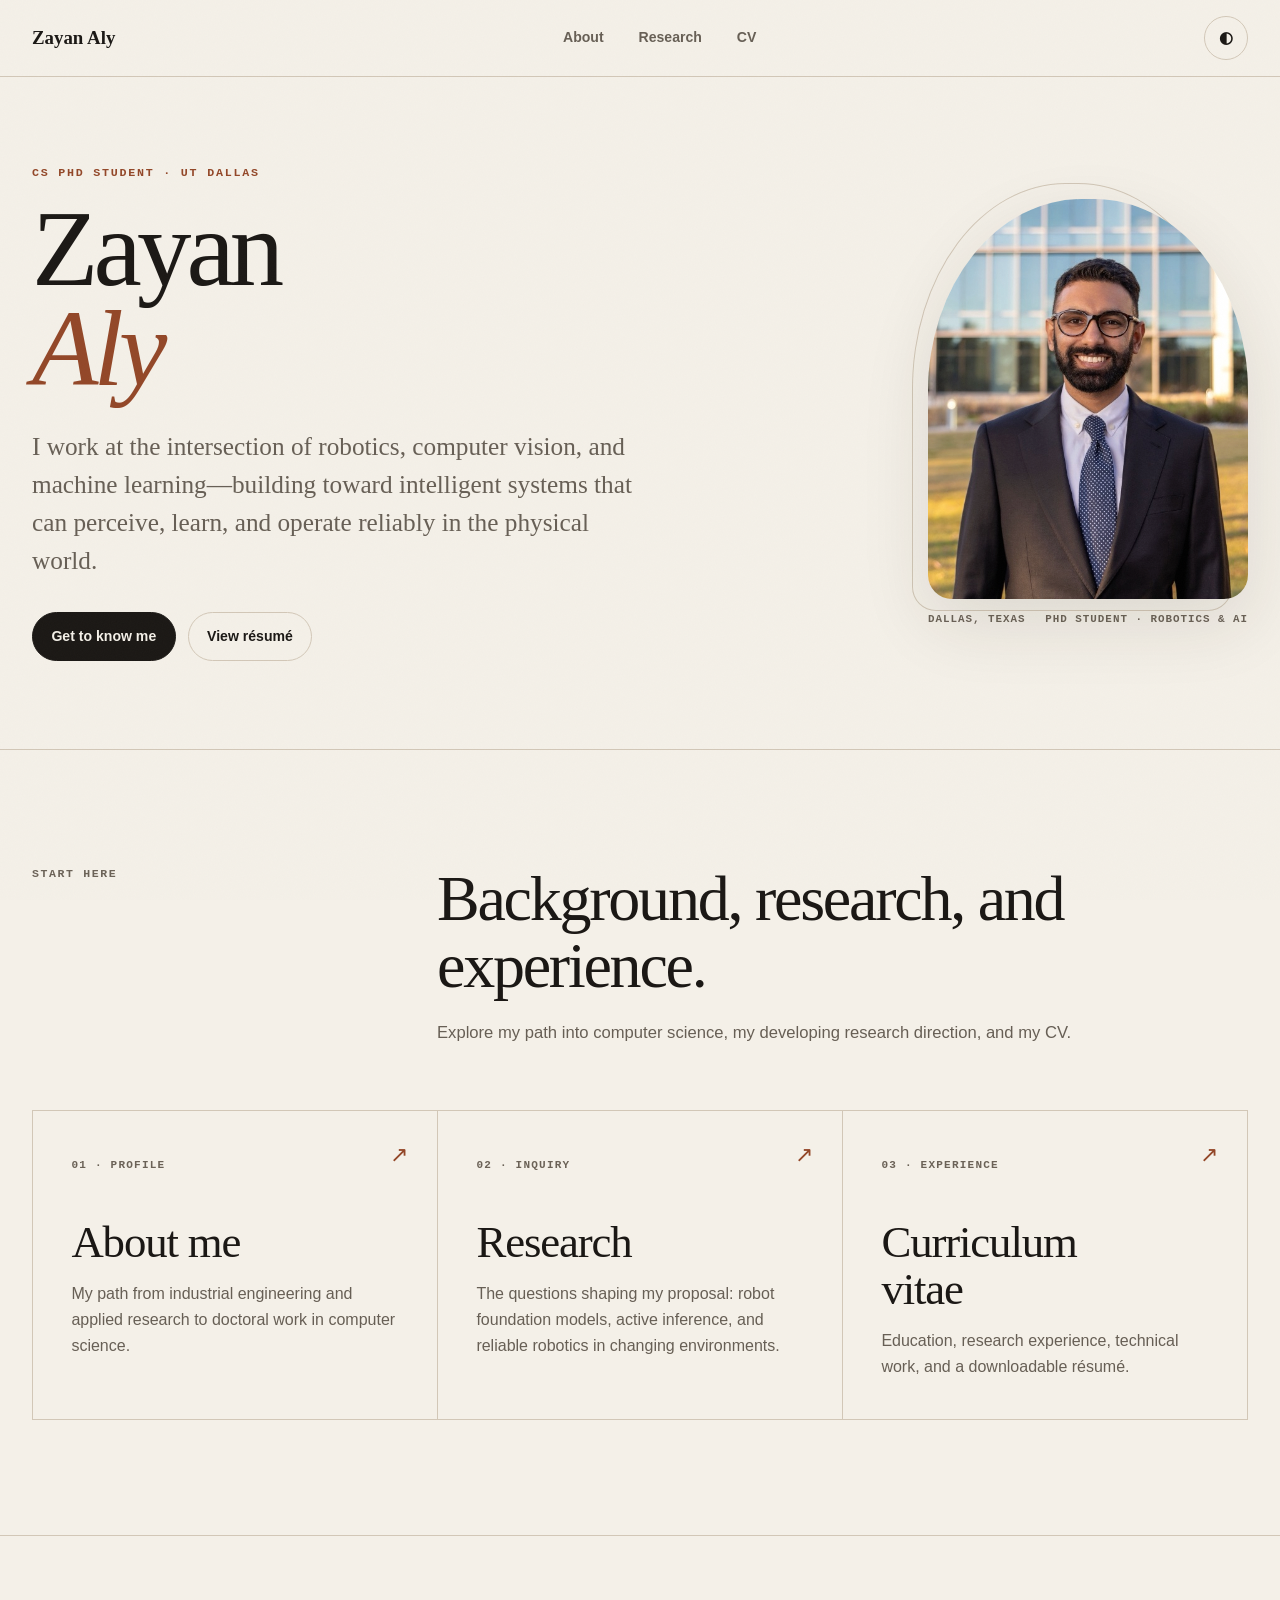
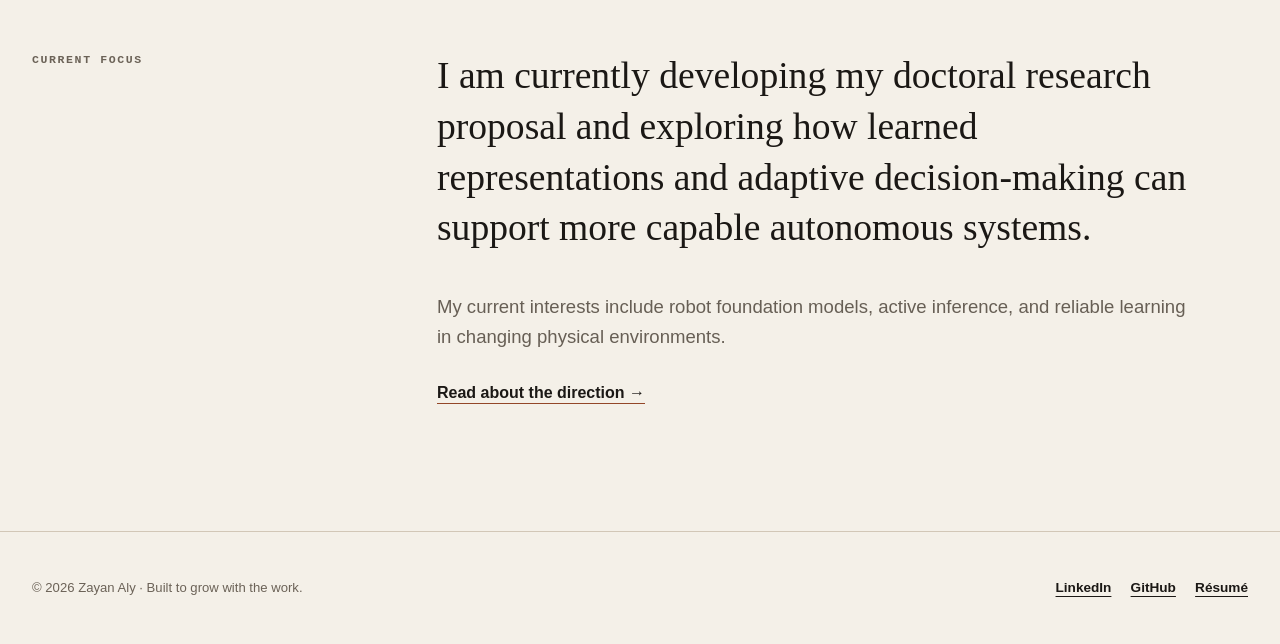
<file: index.html>
<!DOCTYPE html>
<html lang="en">
<head>
  <meta charset="utf-8">
  <meta name="viewport" content="width=device-width, initial-scale=1">
  <meta name="theme-color" content="#f4f0e8">
  <meta name="description" content="Zayan Aly is a computer science PhD student at UT Dallas working across robotics, computer vision, and machine learning.">
  <meta property="og:title" content="Zayan Aly">
  <meta property="og:description" content="Robotics, computer vision, machine learning, and the work behind them.">
  <meta property="og:type" content="website">
  <meta property="og:url" content="https://zayanaly.com/">
  <meta property="og:image" content="https://zayanaly.com/og.png">
  <meta name="twitter:card" content="summary_large_image">
  <meta name="twitter:title" content="Zayan Aly">
  <meta name="twitter:description" content="Robotics, computer vision, machine learning, and the work behind them.">
  <meta name="twitter:image" content="https://zayanaly.com/og.png">
  <link rel="canonical" href="https://zayanaly.com/">
  <link rel="icon" href="/favicon.svg" type="image/svg+xml">
  <script src="/theme.js"></script>
  <link rel="stylesheet" href="/styles.css">
  <title>Zayan Aly — Robotics &amp; Machine Intelligence</title>
</head>
<body>
  <a class="skip-link" href="#content">Skip to content</a>
  <header class="site-header">
    <div class="header-shell shell">
      <a class="brand" href="/" aria-current="page">Zayan Aly</a>
      <nav class="site-nav" aria-label="Primary navigation">
        <a href="/about/">About</a>
        <a href="/research/">Research</a>
        <a href="/cv/">CV</a>
      </nav>
      <button class="theme-toggle" type="button" data-theme-toggle aria-label="Change color theme">
        <span class="theme-icon" aria-hidden="true">◐</span>
        <span class="theme-label" data-theme-label>Change color theme</span>
      </button>
    </div>
  </header>

  <main id="content">
    <section class="home-hero shell">
      <div class="hero-grid">
        <div>
          <p class="eyebrow motion">CS PhD student · UT Dallas</p>
          <h1 class="hero-title motion" style="--delay: 80ms">Zayan <em>Aly</em></h1>
          <p class="hero-copy motion" style="--delay: 160ms">I work at the intersection of robotics, computer vision, and machine learning—building toward intelligent systems that can perceive, learn, and operate reliably in the physical world.</p>
          <div class="hero-actions motion" style="--delay: 240ms">
            <a class="button" href="/about/">Get to know me</a>
            <a class="button secondary" href="/cv.pdf">View résumé</a>
          </div>
        </div>
        <figure class="hero-portrait motion" style="--delay: 180ms">
          <img src="/headshot.jpg" alt="Portrait of Zayan Aly" width="640" height="640">
          <figcaption class="portrait-caption"><span>Dallas, Texas</span><span>PhD student · Robotics &amp; AI</span></figcaption>
        </figure>
      </div>
    </section>

    <section class="section">
      <div class="shell">
        <div class="section-heading">
          <span class="section-kicker">Start here</span>
          <div>
            <h2>Background, research, and experience.</h2>
            <p>Explore my path into computer science, my developing research direction, and my CV.</p>
          </div>
        </div>
        <div class="card-grid">
          <a class="card" href="/about/">
            <span class="card-number">01 · Profile</span>
            <span class="card-arrow" aria-hidden="true">↗</span>
            <h3>About me</h3>
            <p>My path from industrial engineering and applied research to doctoral work in computer science.</p>
          </a>
          <a class="card" href="/research/">
            <span class="card-number">02 · Inquiry</span>
            <span class="card-arrow" aria-hidden="true">↗</span>
            <h3>Research</h3>
            <p>The questions shaping my proposal: robot foundation models, active inference, and reliable robotics in changing environments.</p>
          </a>
          <a class="card" href="/cv/">
            <span class="card-number">03 · Experience</span>
            <span class="card-arrow" aria-hidden="true">↗</span>
            <h3>Curriculum vitae</h3>
            <p>Education, research experience, technical work, and a downloadable résumé.</p>
          </a>
        </div>
      </div>
    </section>

    <section class="section">
      <div class="shell content-section" style="padding-block: 0; border-top: 0">
        <h2 class="section-kicker">Current focus</h2>
        <div class="prose">
          <p class="opening">I am currently developing my doctoral research proposal and exploring how learned representations and adaptive decision-making can support more capable autonomous systems.</p>
          <p>My current interests include robot foundation models, active inference, and reliable learning in changing physical environments.</p>
          <a class="text-link" href="/research/">Read about the direction →</a>
        </div>
      </div>
    </section>
  </main>

  <footer class="site-footer">
    <div class="footer-shell shell">
      <p class="footer-note">© <span data-year>2026</span> Zayan Aly · Built to grow with the work.</p>
      <nav class="footer-links" aria-label="External profiles">
        <a href="https://www.linkedin.com/in/zayanaly/" rel="me">LinkedIn</a>
        <a href="https://github.com/zayanaly" rel="me">GitHub</a>
        <a href="/cv.pdf">Résumé</a>
      </nav>
    </div>
  </footer>

  <script src="/script.js" defer></script>
  <script data-goatcounter="https://zayanaly.goatcounter.com/count" async src="https://gc.zgo.at/count.js"></script>
</body>
</html>
</file>
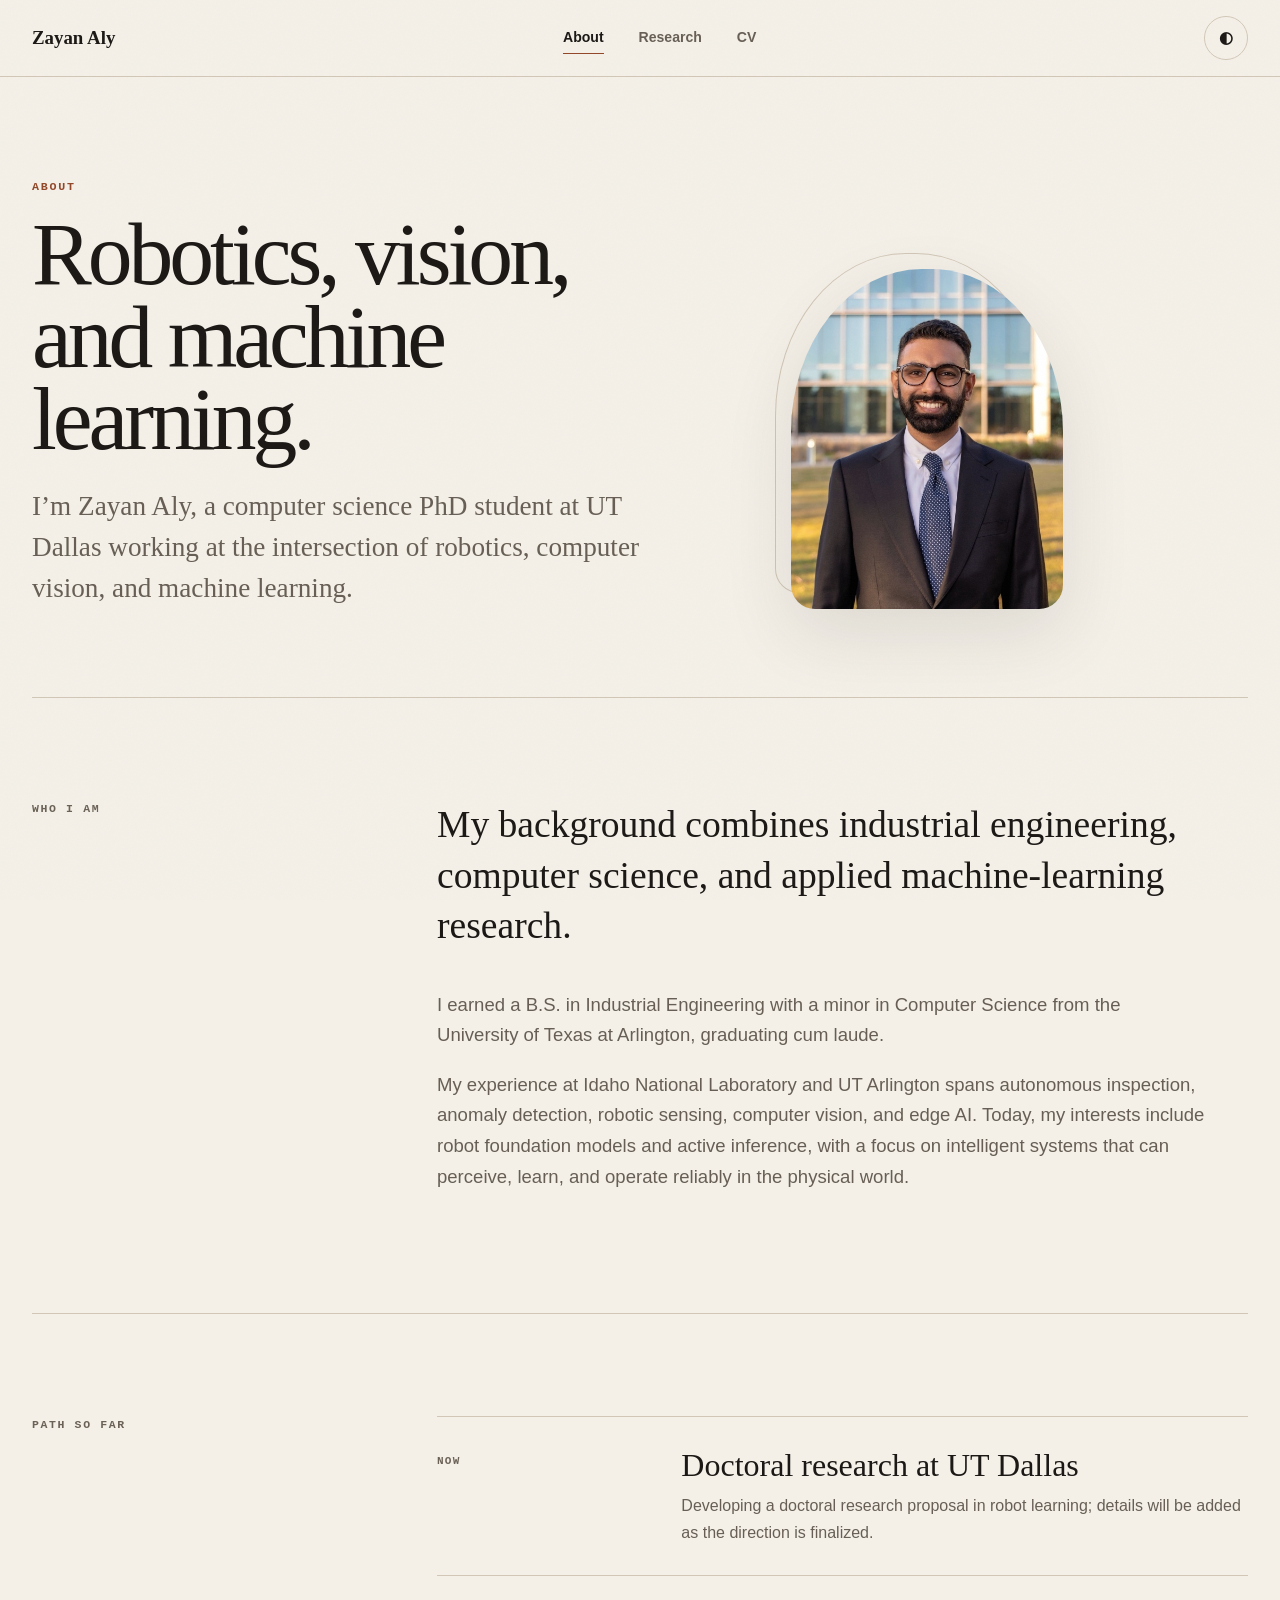
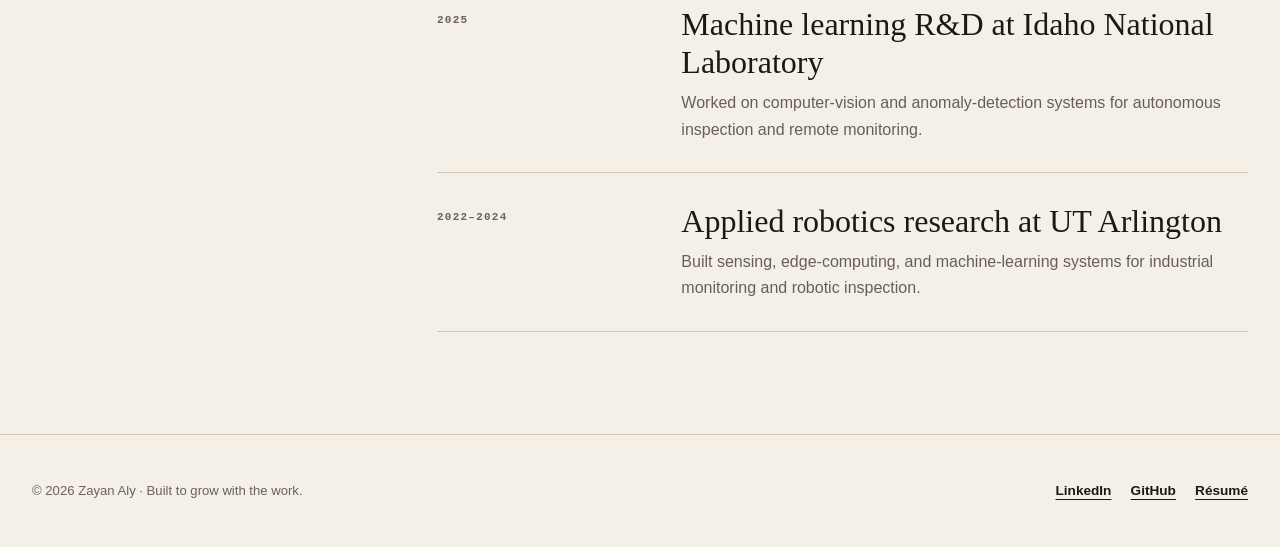
<file: about/index.html>
<!DOCTYPE html>
<html lang="en">
<head>
  <meta charset="utf-8">
  <meta name="viewport" content="width=device-width, initial-scale=1">
  <meta name="theme-color" content="#f4f0e8">
  <meta name="description" content="About Zayan Aly: a computer science PhD student working across robotics, computer vision, and machine learning.">
  <meta property="og:title" content="About — Zayan Aly">
  <meta property="og:description" content="Background, research path, and the work shaping Zayan Aly's doctoral studies.">
  <meta property="og:type" content="website">
  <meta property="og:url" content="https://zayanaly.com/about/">
  <meta property="og:image" content="https://zayanaly.com/og.png">
  <link rel="canonical" href="https://zayanaly.com/about/">
  <link rel="icon" href="/favicon.svg" type="image/svg+xml">
  <script src="/theme.js"></script>
  <link rel="stylesheet" href="/styles.css">
  <title>About — Zayan Aly</title>
</head>
<body>
  <a class="skip-link" href="#content">Skip to content</a>
  <header class="site-header">
    <div class="header-shell shell">
      <a class="brand" href="/">Zayan Aly</a>
      <nav class="site-nav" aria-label="Primary navigation">
        <a href="/about/" aria-current="page">About</a>
        <a href="/research/">Research</a>
        <a href="/cv/">CV</a>
      </nav>
      <button class="theme-toggle" type="button" data-theme-toggle aria-label="Change color theme">
        <span class="theme-icon" aria-hidden="true">◐</span>
        <span class="theme-label" data-theme-label>Change color theme</span>
      </button>
    </div>
  </header>

  <main id="content">
    <section class="page-intro shell">
      <div class="page-intro-grid">
        <div>
          <p class="eyebrow motion">About</p>
          <h1 class="page-title motion" style="--delay: 70ms">Robotics, vision, and machine learning.</h1>
          <p class="page-lead motion" style="--delay: 140ms">I’m Zayan Aly, a computer science PhD student at UT Dallas working at the intersection of robotics, computer vision, and machine learning.</p>
        </div>
        <figure class="hero-portrait motion" style="--delay: 180ms">
          <img src="/headshot.jpg" alt="Portrait of Zayan Aly" width="640" height="640">
        </figure>
      </div>
    </section>

    <section class="shell content-section">
      <h2 class="section-kicker">Who I am</h2>
      <div class="prose">
        <p class="opening">My background combines industrial engineering, computer science, and applied machine-learning research.</p>
        <p>I earned a B.S. in Industrial Engineering with a minor in Computer Science from the University of Texas at Arlington, graduating cum laude.</p>
        <p>My experience at Idaho National Laboratory and UT Arlington spans autonomous inspection, anomaly detection, robotic sensing, computer vision, and edge AI. Today, my interests include robot foundation models and active inference, with a focus on intelligent systems that can perceive, learn, and operate reliably in the physical world.</p>
      </div>
    </section>

    <section class="shell content-section">
      <h2 class="section-kicker">Path so far</h2>
      <div class="timeline">
        <article class="timeline-item">
          <div><span class="meta-label">Now</span></div>
          <div>
            <h3>Doctoral research at UT Dallas</h3>
            <p>Developing a doctoral research proposal in robot learning; details will be added as the direction is finalized.</p>
          </div>
        </article>
        <article class="timeline-item">
          <div><span class="meta-label">2025</span></div>
          <div>
            <h3>Machine learning R&amp;D at Idaho National Laboratory</h3>
            <p>Worked on computer-vision and anomaly-detection systems for autonomous inspection and remote monitoring.</p>
          </div>
        </article>
        <article class="timeline-item">
          <div><span class="meta-label">2022–2024</span></div>
          <div>
            <h3>Applied robotics research at UT Arlington</h3>
            <p>Built sensing, edge-computing, and machine-learning systems for industrial monitoring and robotic inspection.</p>
          </div>
        </article>
      </div>
    </section>

  </main>

  <footer class="site-footer">
    <div class="footer-shell shell">
      <p class="footer-note">© <span data-year>2026</span> Zayan Aly · Built to grow with the work.</p>
      <nav class="footer-links" aria-label="External profiles">
        <a href="https://www.linkedin.com/in/zayanaly/" rel="me">LinkedIn</a>
        <a href="https://github.com/zayanaly" rel="me">GitHub</a>
        <a href="/cv.pdf">Résumé</a>
      </nav>
    </div>
  </footer>

  <script src="/script.js" defer></script>
  <script data-goatcounter="https://zayanaly.goatcounter.com/count" async src="https://gc.zgo.at/count.js"></script>
</body>
</html>
</file>
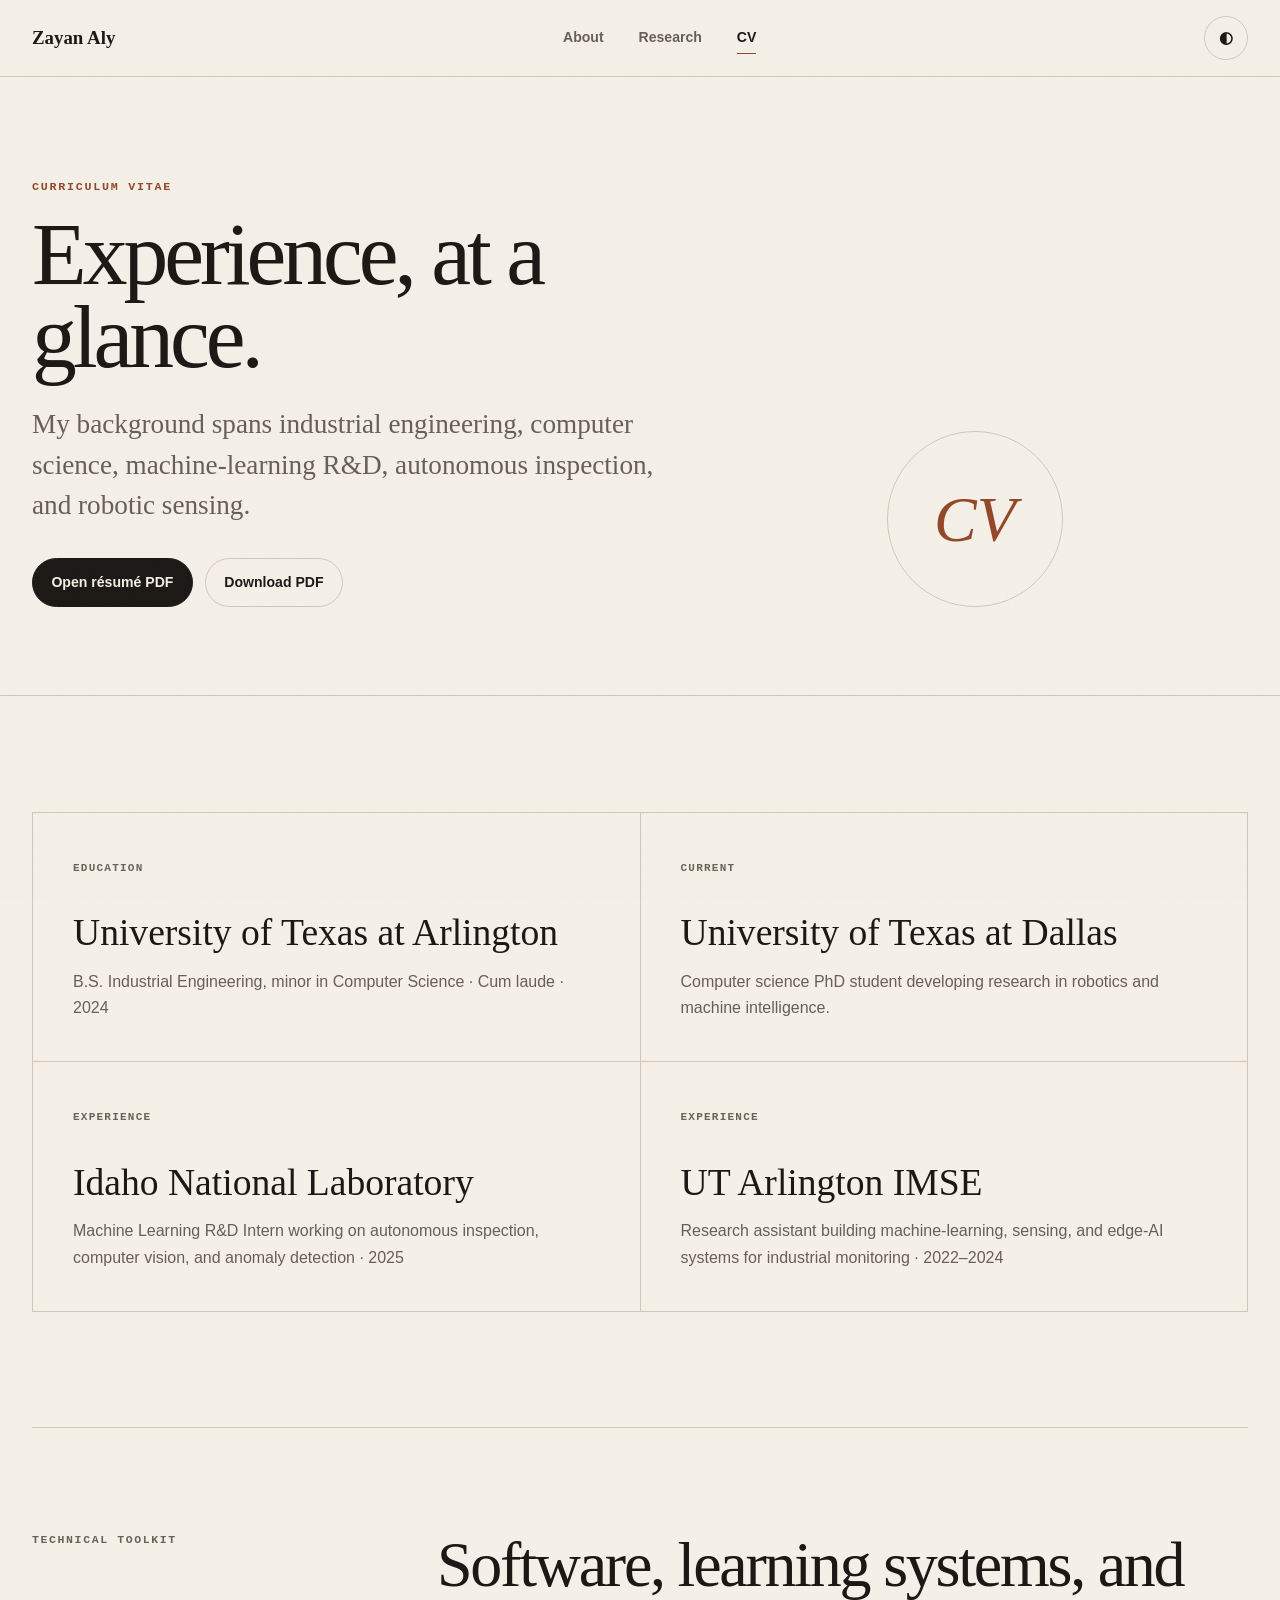
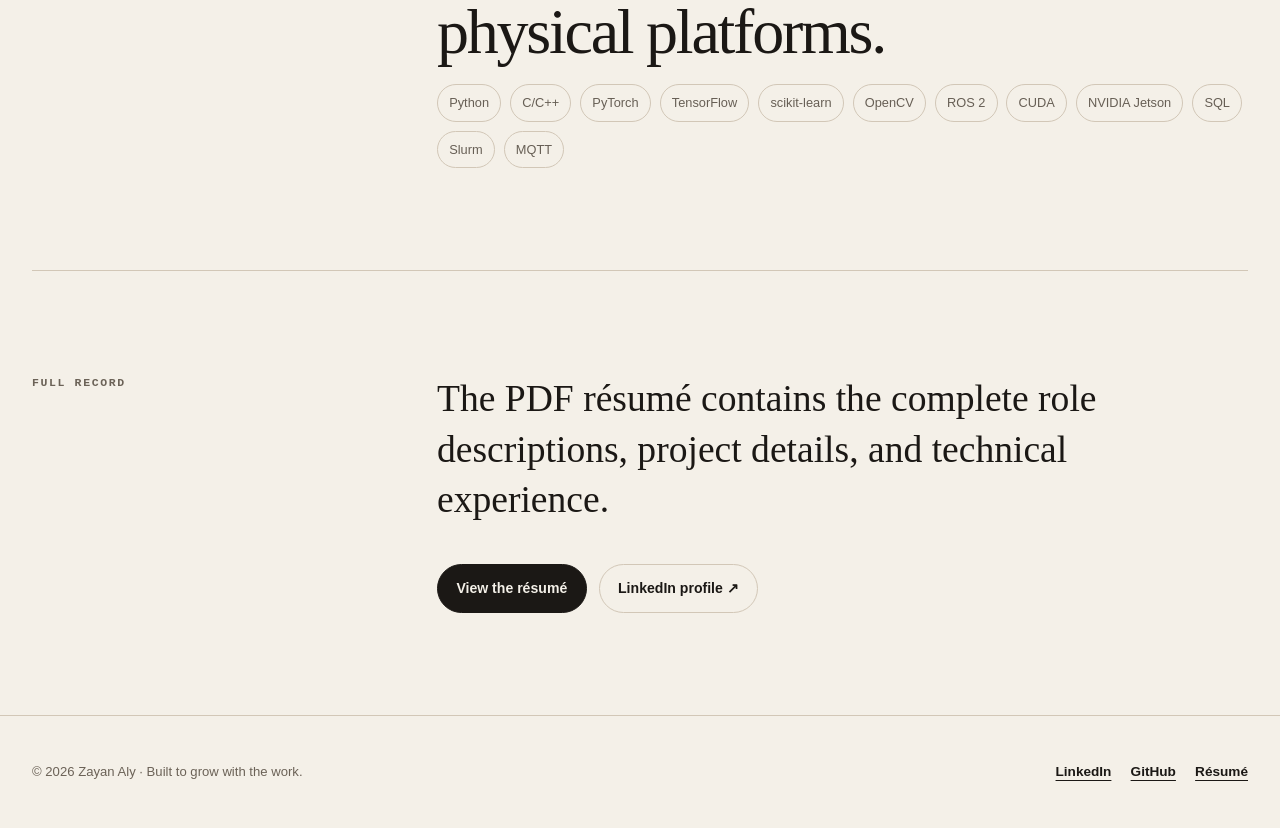
<file: cv/index.html>
<!DOCTYPE html>
<html lang="en">
<head>
  <meta charset="utf-8">
  <meta name="viewport" content="width=device-width, initial-scale=1">
  <meta name="theme-color" content="#f4f0e8">
  <meta name="description" content="Education, research experience, technical background, and résumé for Zayan Aly.">
  <meta property="og:title" content="CV — Zayan Aly">
  <meta property="og:description" content="Education, research experience, and technical background.">
  <meta property="og:type" content="website">
  <meta property="og:url" content="https://zayanaly.com/cv/">
  <meta property="og:image" content="https://zayanaly.com/og.png">
  <link rel="canonical" href="https://zayanaly.com/cv/">
  <link rel="icon" href="/favicon.svg" type="image/svg+xml">
  <script src="/theme.js"></script>
  <link rel="stylesheet" href="/styles.css">
  <title>CV — Zayan Aly</title>
</head>
<body>
  <a class="skip-link" href="#content">Skip to content</a>
  <header class="site-header">
    <div class="header-shell shell">
      <a class="brand" href="/">Zayan Aly</a>
      <nav class="site-nav" aria-label="Primary navigation">
        <a href="/about/">About</a>
        <a href="/research/">Research</a>
        <a href="/cv/" aria-current="page">CV</a>
      </nav>
      <button class="theme-toggle" type="button" data-theme-toggle aria-label="Change color theme">
        <span class="theme-icon" aria-hidden="true">◐</span>
        <span class="theme-label" data-theme-label>Change color theme</span>
      </button>
    </div>
  </header>

  <main id="content">
    <section class="page-intro shell">
      <div class="page-intro-grid">
        <div>
          <p class="eyebrow motion">Curriculum vitae</p>
          <h1 class="page-title motion" style="--delay: 70ms">Experience, at a glance.</h1>
          <p class="page-lead motion" style="--delay: 140ms">My background spans industrial engineering, computer science, machine-learning R&amp;D, autonomous inspection, and robotic sensing.</p>
          <div class="button-row motion" style="--delay: 210ms">
            <a class="button" href="/cv.pdf">Open résumé PDF</a>
            <a class="button secondary" href="/cv.pdf" download>Download PDF</a>
          </div>
        </div>
        <div class="page-mark motion" style="--delay: 180ms" aria-hidden="true">CV</div>
      </div>
    </section>

    <section class="section">
      <div class="shell cv-summary">
        <article class="cv-block">
          <span class="meta-label">Education</span>
          <h2>University of Texas at Arlington</h2>
          <p>B.S. Industrial Engineering, minor in Computer Science · Cum laude · 2024</p>
        </article>
        <article class="cv-block">
          <span class="meta-label">Current</span>
          <h2>University of Texas at Dallas</h2>
          <p>Computer science PhD student developing research in robotics and machine intelligence.</p>
        </article>
        <article class="cv-block">
          <span class="meta-label">Experience</span>
          <h2>Idaho National Laboratory</h2>
          <p>Machine Learning R&amp;D Intern working on autonomous inspection, computer vision, and anomaly detection · 2025</p>
        </article>
        <article class="cv-block">
          <span class="meta-label">Experience</span>
          <h2>UT Arlington IMSE</h2>
          <p>Research assistant building machine-learning, sensing, and edge-AI systems for industrial monitoring · 2022–2024</p>
        </article>
      </div>
    </section>

    <section class="shell content-section">
      <h2 class="section-kicker">Technical toolkit</h2>
      <div>
        <h2 class="content-heading">Software, learning systems, and physical platforms.</h2>
        <ul class="tag-list" aria-label="Technical skills">
          <li>Python</li>
          <li>C/C++</li>
          <li>PyTorch</li>
          <li>TensorFlow</li>
          <li>scikit-learn</li>
          <li>OpenCV</li>
          <li>ROS 2</li>
          <li>CUDA</li>
          <li>NVIDIA Jetson</li>
          <li>SQL</li>
          <li>Slurm</li>
          <li>MQTT</li>
        </ul>
      </div>
    </section>

    <section class="shell content-section">
      <h2 class="section-kicker">Full record</h2>
      <div class="prose">
        <p class="opening">The PDF résumé contains the complete role descriptions, project details, and technical experience.</p>
        <div class="button-row">
          <a class="button" href="/cv.pdf">View the résumé</a>
          <a class="button secondary" href="https://www.linkedin.com/in/zayanaly/">LinkedIn profile ↗</a>
        </div>
      </div>
    </section>
  </main>

  <footer class="site-footer">
    <div class="footer-shell shell">
      <p class="footer-note">© <span data-year>2026</span> Zayan Aly · Built to grow with the work.</p>
      <nav class="footer-links" aria-label="External profiles">
        <a href="https://www.linkedin.com/in/zayanaly/" rel="me">LinkedIn</a>
        <a href="https://github.com/zayanaly" rel="me">GitHub</a>
        <a href="/cv.pdf">Résumé</a>
      </nav>
    </div>
  </footer>

  <script src="/script.js" defer></script>
  <script data-goatcounter="https://zayanaly.goatcounter.com/count" async src="https://gc.zgo.at/count.js"></script>
</body>
</html>
</file>
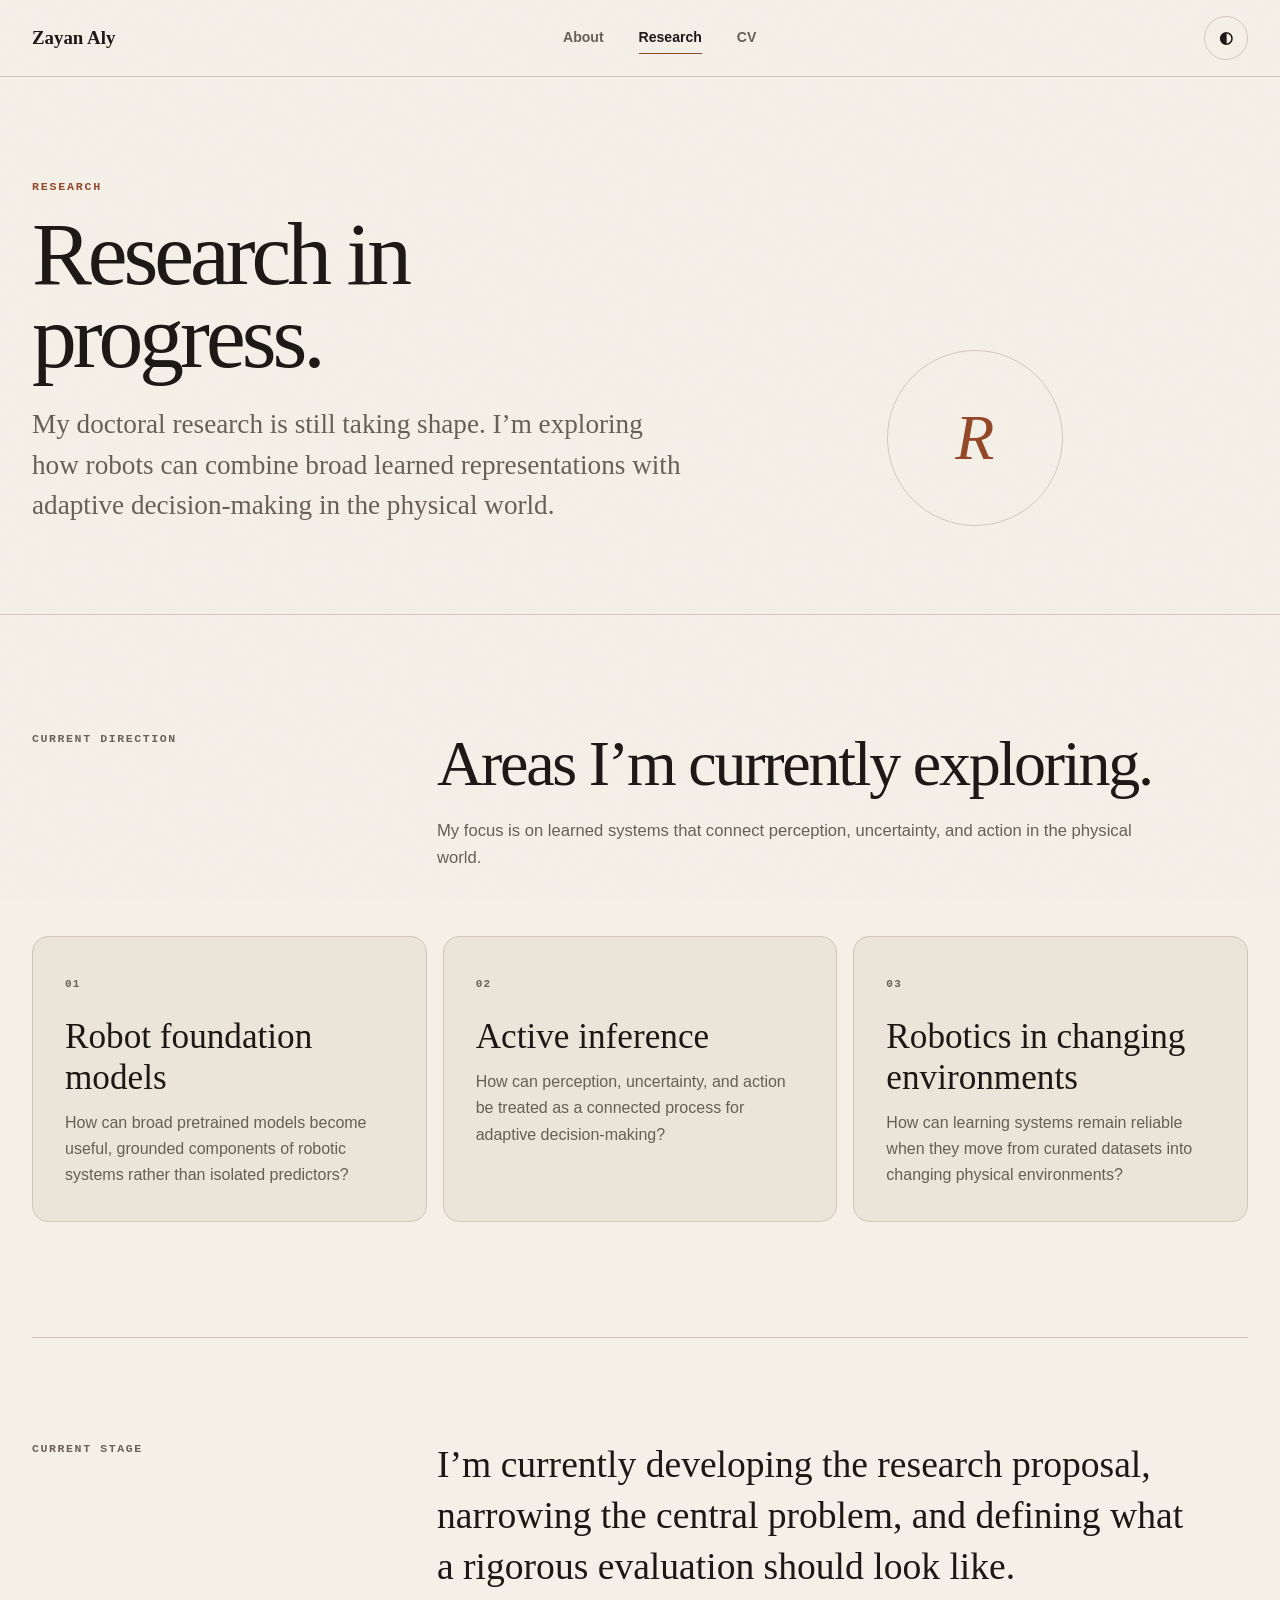
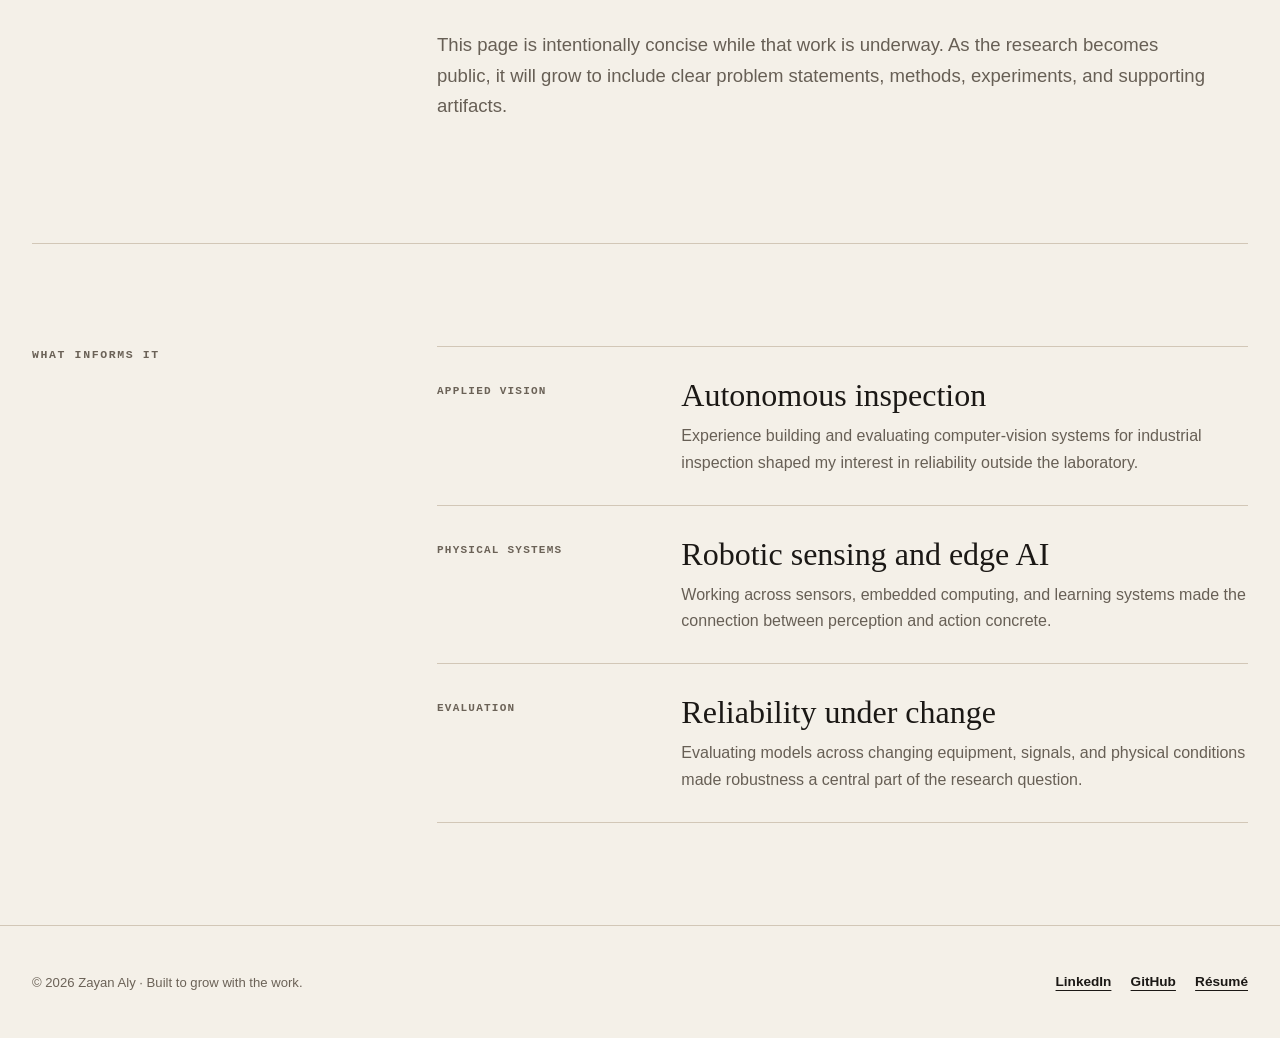
<file: research/index.html>
<!DOCTYPE html>
<html lang="en">
<head>
  <meta charset="utf-8">
  <meta name="viewport" content="width=device-width, initial-scale=1">
  <meta name="theme-color" content="#f4f0e8">
  <meta name="description" content="Zayan Aly's developing research interests in robot foundation models, active inference, and embodied autonomy.">
  <meta property="og:title" content="Research — Zayan Aly">
  <meta property="og:description" content="Current questions in robot learning, active inference, and embodied autonomy.">
  <meta property="og:type" content="website">
  <meta property="og:url" content="https://zayanaly.com/research/">
  <meta property="og:image" content="https://zayanaly.com/og.png">
  <link rel="canonical" href="https://zayanaly.com/research/">
  <link rel="icon" href="/favicon.svg" type="image/svg+xml">
  <script src="/theme.js"></script>
  <link rel="stylesheet" href="/styles.css">
  <title>Research — Zayan Aly</title>
</head>
<body>
  <a class="skip-link" href="#content">Skip to content</a>
  <header class="site-header">
    <div class="header-shell shell">
      <a class="brand" href="/">Zayan Aly</a>
      <nav class="site-nav" aria-label="Primary navigation">
        <a href="/about/">About</a>
        <a href="/research/" aria-current="page">Research</a>
        <a href="/cv/">CV</a>
      </nav>
      <button class="theme-toggle" type="button" data-theme-toggle aria-label="Change color theme">
        <span class="theme-icon" aria-hidden="true">◐</span>
        <span class="theme-label" data-theme-label>Change color theme</span>
      </button>
    </div>
  </header>

  <main id="content">
    <section class="page-intro shell">
      <div class="page-intro-grid">
        <div>
          <p class="eyebrow motion">Research</p>
          <h1 class="page-title motion" style="--delay: 70ms">Research in progress.</h1>
          <p class="page-lead motion" style="--delay: 140ms">My doctoral research is still taking shape. I’m exploring how robots can combine broad learned representations with adaptive decision-making in the physical world.</p>
        </div>
        <div class="page-mark motion" style="--delay: 180ms" aria-hidden="true">R</div>
      </div>
    </section>

    <section class="section">
      <div class="shell">
        <div class="section-heading">
          <span class="section-kicker">Current direction</span>
          <div>
            <h2>Areas I’m currently exploring.</h2>
            <p>My focus is on learned systems that connect perception, uncertainty, and action in the physical world.</p>
          </div>
        </div>
        <div class="focus-grid">
          <article class="focus-card">
            <span class="meta-label">01</span>
            <h3>Robot foundation models</h3>
            <p>How can broad pretrained models become useful, grounded components of robotic systems rather than isolated predictors?</p>
          </article>
          <article class="focus-card">
            <span class="meta-label">02</span>
            <h3>Active inference</h3>
            <p>How can perception, uncertainty, and action be treated as a connected process for adaptive decision-making?</p>
          </article>
          <article class="focus-card">
            <span class="meta-label">03</span>
            <h3>Robotics in changing environments</h3>
            <p>How can learning systems remain reliable when they move from curated datasets into changing physical environments?</p>
          </article>
        </div>
      </div>
    </section>

    <section class="shell content-section">
      <h2 class="section-kicker">Current stage</h2>
      <div class="prose">
        <p class="opening">I’m currently developing the research proposal, narrowing the central problem, and defining what a rigorous evaluation should look like.</p>
        <p>This page is intentionally concise while that work is underway. As the research becomes public, it will grow to include clear problem statements, methods, experiments, and supporting artifacts.</p>
      </div>
    </section>

    <section class="shell content-section">
      <h2 class="section-kicker">What informs it</h2>
      <div class="stack">
        <article class="stack-item">
          <div><span class="meta-label">Applied vision</span></div>
          <div>
            <h3>Autonomous inspection</h3>
            <p>Experience building and evaluating computer-vision systems for industrial inspection shaped my interest in reliability outside the laboratory.</p>
          </div>
        </article>
        <article class="stack-item">
          <div><span class="meta-label">Physical systems</span></div>
          <div>
            <h3>Robotic sensing and edge AI</h3>
            <p>Working across sensors, embedded computing, and learning systems made the connection between perception and action concrete.</p>
          </div>
        </article>
        <article class="stack-item">
          <div><span class="meta-label">Evaluation</span></div>
          <div>
            <h3>Reliability under change</h3>
            <p>Evaluating models across changing equipment, signals, and physical conditions made robustness a central part of the research question.</p>
          </div>
        </article>
      </div>
    </section>
  </main>

  <footer class="site-footer">
    <div class="footer-shell shell">
      <p class="footer-note">© <span data-year>2026</span> Zayan Aly · Built to grow with the work.</p>
      <nav class="footer-links" aria-label="External profiles">
        <a href="https://www.linkedin.com/in/zayanaly/" rel="me">LinkedIn</a>
        <a href="https://github.com/zayanaly" rel="me">GitHub</a>
        <a href="/cv.pdf">Résumé</a>
      </nav>
    </div>
  </footer>

  <script src="/script.js" defer></script>
  <script data-goatcounter="https://zayanaly.goatcounter.com/count" async src="https://gc.zgo.at/count.js"></script>
</body>
</html>
</file>
<file: styles.css>
:root {
  color-scheme: light;
  --bg: #f4f0e8;
  --surface: #ebe4d8;
  --surface-strong: #dfd5c5;
  --ink: #1b1815;
  --muted: #675f55;
  --faint: #6b6257;
  --rule: #d2c7b7;
  --accent: #934728;
  --accent-soft: #ead2c2;
  --header: rgba(244, 240, 232, 0.86);
  --shadow: 0 24px 70px rgba(45, 34, 24, 0.11);
  --serif: "Iowan Old Style", "Palatino Linotype", Palatino, Georgia, serif;
  --sans: Inter, ui-sans-serif, -apple-system, BlinkMacSystemFont, "Segoe UI", sans-serif;
  --mono: "SFMono-Regular", Consolas, "Liberation Mono", monospace;
  --ease: cubic-bezier(0.16, 1, 0.3, 1);
}

@media (prefers-color-scheme: dark) {
  :root:not([data-theme]) {
    color-scheme: dark;
    --bg: #141210;
    --surface: #1c1916;
    --surface-strong: #27221d;
    --ink: #eee8dc;
    --muted: #b0a79a;
    --faint: #8e8579;
    --rule: #332e28;
    --accent: #d08a5f;
    --accent-soft: #3b271d;
    --header: rgba(20, 18, 16, 0.86);
    --shadow: 0 24px 70px rgba(0, 0, 0, 0.24);
  }
}

:root[data-theme="dark"] {
  color-scheme: dark;
  --bg: #141210;
  --surface: #1c1916;
  --surface-strong: #27221d;
  --ink: #eee8dc;
  --muted: #b0a79a;
  --faint: #8e8579;
  --rule: #332e28;
  --accent: #d08a5f;
  --accent-soft: #3b271d;
  --header: rgba(20, 18, 16, 0.86);
  --shadow: 0 24px 70px rgba(0, 0, 0, 0.24);
}

:root[data-theme="light"] {
  color-scheme: light;
  --bg: #f4f0e8;
  --surface: #ebe4d8;
  --surface-strong: #dfd5c5;
  --ink: #1b1815;
  --muted: #675f55;
  --faint: #6b6257;
  --rule: #d2c7b7;
  --accent: #934728;
  --accent-soft: #ead2c2;
  --header: rgba(244, 240, 232, 0.86);
  --shadow: 0 24px 70px rgba(45, 34, 24, 0.11);
}

* {
  box-sizing: border-box;
}

html {
  background: var(--bg);
  scroll-behavior: smooth;
}

body {
  margin: 0;
  min-width: 320px;
  background: var(--bg);
  color: var(--ink);
  font-family: var(--sans);
  font-size: 1rem;
  line-height: 1.65;
  -webkit-font-smoothing: antialiased;
  text-rendering: optimizeLegibility;
}

body::after {
  position: fixed;
  inset: 0;
  z-index: 100;
  pointer-events: none;
  content: "";
  opacity: 0.025;
  background-image: url("data:image/svg+xml,%3Csvg xmlns='http://www.w3.org/2000/svg' width='120' height='120'%3E%3Cfilter id='n'%3E%3CfeTurbulence type='fractalNoise' baseFrequency='0.85' numOctaves='2'/%3E%3C/filter%3E%3Crect width='120' height='120' filter='url(%23n)'/%3E%3C/svg%3E");
}

::selection {
  background: var(--accent);
  color: var(--bg);
}

a {
  color: inherit;
}

img {
  display: block;
  max-width: 100%;
  height: auto;
}

button,
a {
  -webkit-tap-highlight-color: transparent;
}

:focus-visible {
  outline: 2px solid var(--accent);
  outline-offset: 4px;
  border-radius: 3px;
}

.skip-link {
  position: fixed;
  top: 0.75rem;
  left: 0.75rem;
  z-index: 200;
  padding: 0.75rem 1rem;
  background: var(--ink);
  color: var(--bg);
  font-weight: 700;
  text-decoration: none;
  transform: translateY(-160%);
  transition: transform 180ms ease;
}

.skip-link:focus {
  transform: translateY(0);
}

.shell {
  width: min(100% - 2.5rem, 76rem);
  margin-inline: auto;
}

.site-header {
  position: sticky;
  top: 0;
  z-index: 50;
  border-bottom: 1px solid var(--rule);
  background: var(--header);
  backdrop-filter: blur(18px);
  -webkit-backdrop-filter: blur(18px);
}

.header-shell {
  display: grid;
  grid-template-columns: auto 1fr auto;
  align-items: center;
  min-height: 4.75rem;
  gap: 1.5rem;
}

.brand {
  font-family: var(--serif);
  font-size: 1.18rem;
  font-weight: 700;
  line-height: 1;
  text-decoration: none;
  white-space: nowrap;
}

.site-nav {
  display: flex;
  justify-content: center;
  align-items: center;
  gap: clamp(0.3rem, 1.6vw, 1.3rem);
}

.site-nav a {
  position: relative;
  display: inline-flex;
  align-items: center;
  min-height: 2.75rem;
  padding: 0.2rem 0.45rem;
  color: var(--muted);
  font-size: 0.88rem;
  font-weight: 650;
  text-decoration: none;
}

.site-nav a::after {
  position: absolute;
  right: 0.45rem;
  bottom: 0.35rem;
  left: 0.45rem;
  height: 1px;
  content: "";
  background: var(--accent);
  transform: scaleX(0);
  transform-origin: right;
  transition: transform 260ms var(--ease);
}

.site-nav a:hover,
.site-nav a[aria-current="page"] {
  color: var(--ink);
}

.site-nav a:hover::after,
.site-nav a[aria-current="page"]::after {
  transform: scaleX(1);
  transform-origin: left;
}

.theme-toggle {
  display: inline-flex;
  align-items: center;
  justify-content: center;
  min-width: 2.75rem;
  min-height: 2.75rem;
  padding: 0.55rem 0.75rem;
  border: 1px solid var(--rule);
  border-radius: 999px;
  background: transparent;
  color: var(--ink);
  font: 650 0.75rem/1 var(--sans);
  cursor: pointer;
  transition: border-color 180ms ease, background 180ms ease, transform 180ms ease;
}

.theme-toggle:hover {
  border-color: var(--accent);
  background: var(--surface);
  transform: translateY(-1px);
}

.theme-toggle .theme-icon {
  font-size: 1rem;
}

.theme-toggle .theme-label {
  position: absolute;
  width: 1px;
  height: 1px;
  overflow: hidden;
  clip: rect(0 0 0 0);
  clip-path: inset(50%);
  white-space: nowrap;
}

.eyebrow {
  margin: 0 0 1.1rem;
  color: var(--accent);
  font: 700 0.73rem/1.4 var(--mono);
  letter-spacing: 0.15em;
  text-transform: uppercase;
}

.home-hero {
  display: grid;
  align-items: center;
  min-height: min(42rem, calc(100svh - 4.75rem));
  padding-block: clamp(3.5rem, 6vw, 5rem);
}

.hero-grid {
  display: grid;
  grid-template-columns: minmax(0, 1.3fr) minmax(15rem, 0.7fr);
  align-items: center;
  gap: clamp(2.5rem, 8vw, 7rem);
}

.hero-title,
.page-title {
  margin: 0;
  font-family: var(--serif);
  font-weight: 400;
  letter-spacing: -0.045em;
  line-height: 0.92;
}

.hero-title {
  max-width: 7ch;
  font-size: clamp(4.5rem, 8.5vw, 8rem);
}

.hero-title em {
  color: var(--accent);
  font-weight: 400;
}

.hero-copy {
  max-width: 38rem;
  margin: 1.8rem 0 0;
  color: var(--muted);
  font-family: var(--serif);
  font-size: clamp(1.22rem, 2vw, 1.58rem);
  line-height: 1.5;
}

.hero-actions,
.button-row {
  display: flex;
  flex-wrap: wrap;
  align-items: center;
  gap: 0.75rem;
  margin-top: 2rem;
}

.button {
  display: inline-flex;
  align-items: center;
  justify-content: center;
  min-height: 3rem;
  padding: 0.75rem 1.15rem;
  border: 1px solid var(--ink);
  border-radius: 999px;
  background: var(--ink);
  color: var(--bg);
  font-size: 0.88rem;
  font-weight: 750;
  text-decoration: none;
  transition: transform 220ms var(--ease), background 180ms ease, color 180ms ease, border-color 180ms ease;
}

.button:hover {
  transform: translateY(-2px);
  background: var(--accent);
  border-color: var(--accent);
}

.button.secondary {
  background: transparent;
  color: var(--ink);
  border-color: var(--rule);
}

.button.secondary:hover {
  background: var(--surface);
  border-color: var(--accent);
}

.hero-portrait {
  position: relative;
  width: min(100%, 20rem);
  justify-self: end;
  margin: 0;
}

.hero-portrait::before {
  position: absolute;
  inset: -1rem 1rem 1rem -1rem;
  z-index: -1;
  border: 1px solid var(--rule);
  border-radius: 48% 48% 1.5rem 1.5rem;
  content: "";
}

.hero-portrait img {
  width: 100%;
  aspect-ratio: 4 / 5;
  border-radius: 48% 48% 1.5rem 1.5rem;
  object-fit: cover;
  object-position: center 30%;
  filter: saturate(0.9) contrast(1.02);
  box-shadow: var(--shadow);
  transition: filter 350ms ease, transform 450ms var(--ease);
}

.hero-portrait:hover img {
  filter: saturate(1) contrast(1.02);
  transform: translateY(-4px);
}

.portrait-caption {
  display: flex;
  justify-content: space-between;
  gap: 1rem;
  margin-top: 0.85rem;
  color: var(--faint);
  font: 650 0.68rem/1.4 var(--mono);
  letter-spacing: 0.09em;
  text-transform: uppercase;
}

.section {
  padding-block: clamp(4.5rem, 9vw, 8rem);
  border-top: 1px solid var(--rule);
}

.section-heading {
  display: grid;
  grid-template-columns: minmax(9rem, 0.28fr) minmax(0, 0.72fr);
  gap: clamp(2rem, 7vw, 6rem);
  margin-bottom: clamp(2rem, 5vw, 4rem);
}

.section-kicker {
  display: block;
  margin: 0;
  color: var(--faint);
  font: 700 0.72rem/1.5 var(--mono);
  letter-spacing: 0.14em;
  text-transform: uppercase;
}

.section-heading h2,
.content-heading {
  margin: 0;
  font-family: var(--serif);
  font-size: clamp(2.2rem, 5vw, 4.6rem);
  font-weight: 400;
  letter-spacing: -0.035em;
  line-height: 1.05;
}

.section-heading p {
  max-width: 45rem;
  margin: 1.2rem 0 0;
  color: var(--muted);
  font-size: 1.04rem;
}

.card-grid {
  display: grid;
  grid-template-columns: repeat(3, minmax(0, 1fr));
  border-top: 1px solid var(--rule);
  border-left: 1px solid var(--rule);
}

.card {
  position: relative;
  min-height: 15rem;
  padding: clamp(1.5rem, 4vw, 2.4rem);
  border-right: 1px solid var(--rule);
  border-bottom: 1px solid var(--rule);
  background: transparent;
  text-decoration: none;
  transition: background 240ms ease, transform 260ms var(--ease), box-shadow 260ms ease;
}

a.card:hover {
  z-index: 2;
  background: var(--surface);
  transform: translateY(-4px);
  box-shadow: var(--shadow);
}

.card-number,
.meta-label,
.status {
  color: var(--faint);
  font: 700 0.69rem/1.5 var(--mono);
  letter-spacing: 0.11em;
  text-transform: uppercase;
}

.card h3 {
  max-width: 12ch;
  margin: 2.7rem 0 0.9rem;
  font-family: var(--serif);
  font-size: clamp(2rem, 3.5vw, 3rem);
  font-weight: 400;
  letter-spacing: -0.025em;
  line-height: 1.05;
}

.card p {
  max-width: 34rem;
  margin: 0;
  color: var(--muted);
}

.card-arrow {
  position: absolute;
  top: 1.6rem;
  right: 1.8rem;
  color: var(--accent);
  font-size: 1.35rem;
  transition: transform 240ms var(--ease);
}

a.card:hover .card-arrow {
  transform: translate(3px, -3px);
}

.page-intro {
  padding-block: clamp(4rem, 8vw, 7rem) clamp(3.5rem, 7vw, 5.5rem);
}

.page-intro-grid {
  display: grid;
  grid-template-columns: minmax(0, 0.78fr) minmax(17rem, 0.22fr);
  align-items: end;
  gap: clamp(2.5rem, 8vw, 7rem);
}

.page-title {
  max-width: 14ch;
  font-size: clamp(3.5rem, 7vw, 6.5rem);
}

.page-lead {
  max-width: 45rem;
  margin: 1.6rem 0 0;
  color: var(--muted);
  font-family: var(--serif);
  font-size: clamp(1.25rem, 2.4vw, 1.7rem);
  line-height: 1.5;
}

.page-mark {
  display: grid;
  place-items: center;
  width: min(100%, 11rem);
  aspect-ratio: 1;
  justify-self: end;
  border: 1px solid var(--rule);
  border-radius: 50%;
  color: var(--accent);
  font-family: var(--serif);
  font-size: 4rem;
  font-style: italic;
}

.content-section {
  display: grid;
  grid-template-columns: minmax(9rem, 0.28fr) minmax(0, 0.72fr);
  gap: clamp(2rem, 7vw, 6rem);
  padding-block: clamp(3.8rem, 8vw, 7rem);
  border-top: 1px solid var(--rule);
}

.prose {
  max-width: 48rem;
}

.prose > :first-child {
  margin-top: 0;
}

.prose p {
  color: var(--muted);
  font-size: clamp(1.05rem, 1.5vw, 1.16rem);
}

.prose .opening {
  color: var(--ink);
  font-family: var(--serif);
  font-size: clamp(1.55rem, 3vw, 2.35rem);
  line-height: 1.35;
}

.timeline,
.stack {
  display: grid;
  gap: 0;
  border-top: 1px solid var(--rule);
}

.timeline-item,
.stack-item {
  display: grid;
  grid-template-columns: minmax(8rem, 0.28fr) minmax(0, 0.72fr);
  gap: 1.5rem;
  padding-block: 1.8rem;
  border-bottom: 1px solid var(--rule);
}

.timeline-item h3,
.stack-item h3 {
  margin: 0;
  font-family: var(--serif);
  font-size: clamp(1.45rem, 2.5vw, 2rem);
  font-weight: 400;
  line-height: 1.2;
}

.timeline-item p,
.stack-item p {
  margin: 0.55rem 0 0;
  color: var(--muted);
}

.focus-grid {
  display: grid;
  grid-template-columns: repeat(3, minmax(0, 1fr));
  gap: 1rem;
}

.focus-card,
.callout {
  padding: clamp(1.35rem, 3vw, 2rem);
  border: 1px solid var(--rule);
  border-radius: 1rem;
  background: var(--surface);
}

.focus-card h2,
.focus-card h3,
.callout h2,
.callout h3 {
  margin: 1.4rem 0 0.7rem;
  font-family: var(--serif);
  font-size: clamp(1.55rem, 2.8vw, 2.2rem);
  font-weight: 400;
  line-height: 1.15;
}

.focus-card p,
.callout p {
  margin: 0;
  color: var(--muted);
}

.text-link {
  display: inline-flex;
  align-items: center;
  min-height: 2.75rem;
  color: var(--ink);
  font-weight: 750;
  text-decoration-color: var(--accent);
  text-underline-offset: 0.3em;
  text-decoration-thickness: 1px;
}

.text-link:hover {
  color: var(--accent);
}

.cv-summary {
  display: grid;
  grid-template-columns: repeat(2, minmax(0, 1fr));
  border-top: 1px solid var(--rule);
  border-left: 1px solid var(--rule);
}

.cv-block {
  padding: clamp(1.5rem, 4vw, 2.5rem);
  border-right: 1px solid var(--rule);
  border-bottom: 1px solid var(--rule);
}

.cv-block h2,
.cv-block h3 {
  margin: 2rem 0 0.9rem;
  font-family: var(--serif);
  font-size: clamp(1.65rem, 3vw, 2.35rem);
  font-weight: 400;
  line-height: 1.15;
}

.cv-block p {
  margin: 0;
  color: var(--muted);
}

.tag-list {
  display: flex;
  flex-wrap: wrap;
  gap: 0.55rem;
  margin: 1.2rem 0 0;
  padding: 0;
  list-style: none;
}

.tag-list li {
  padding: 0.45rem 0.7rem;
  border: 1px solid var(--rule);
  border-radius: 999px;
  color: var(--muted);
  font-size: 0.8rem;
}

.site-footer {
  border-top: 1px solid var(--rule);
}

.footer-shell {
  display: grid;
  grid-template-columns: 1fr auto;
  align-items: center;
  min-height: 7rem;
  gap: 2rem;
  padding-block: 1.5rem;
}

.footer-note {
  margin: 0;
  color: var(--faint);
  font-size: 0.82rem;
}

.footer-links {
  display: flex;
  flex-wrap: wrap;
  justify-content: flex-end;
  gap: 0.4rem 1.2rem;
}

.footer-links a {
  display: inline-flex;
  align-items: center;
  min-height: 2.75rem;
  font-size: 0.85rem;
  font-weight: 700;
  text-underline-offset: 0.3em;
}

.not-found {
  display: grid;
  align-content: center;
  min-height: calc(100svh - 11.75rem);
  padding-block: 5rem;
}

.not-found h1 {
  max-width: 11ch;
  margin: 0;
  font-family: var(--serif);
  font-size: clamp(4rem, 11vw, 10rem);
  font-weight: 400;
  letter-spacing: -0.05em;
  line-height: 0.95;
}

.not-found p {
  max-width: 35rem;
  margin: 2rem 0 0;
  color: var(--muted);
  font-size: 1.15rem;
}

.motion {
  animation: rise-in 650ms var(--ease) both;
  animation-delay: var(--delay, 0ms);
}

@keyframes rise-in {
  from {
    opacity: 0;
    transform: translateY(14px);
  }
  to {
    opacity: 1;
    transform: translateY(0);
  }
}

@view-transition {
  navigation: auto;
}

::view-transition-old(root),
::view-transition-new(root) {
  animation-duration: 220ms;
}

@media (max-width: 860px) {
  .header-shell {
    grid-template-columns: 1fr auto;
    gap: 0.25rem 1rem;
    min-height: auto;
    padding-top: 0.75rem;
  }

  .site-nav {
    grid-column: 1 / -1;
    grid-row: 2;
    justify-content: flex-start;
    flex-wrap: wrap;
    gap: 0.2rem;
  }

  .site-nav a {
    flex: 0 0 auto;
  }

  .theme-toggle {
    grid-column: 2;
    grid-row: 1;
    justify-self: end;
  }

  .hero-grid,
  .page-intro-grid {
    grid-template-columns: 1fr;
  }

  .home-hero {
    min-height: auto;
  }

  .hero-portrait {
    width: min(80%, 20rem);
    justify-self: start;
  }

  .page-mark {
    display: none;
  }

  .focus-grid {
    grid-template-columns: 1fr;
  }
}

@media (max-width: 640px) {
  .shell {
    width: min(100% - 2rem, 76rem);
  }

  .hero-title {
    font-size: clamp(4rem, 22vw, 6.4rem);
  }

  .hero-copy {
    font-size: 1.16rem;
  }

  .section-heading,
  .content-section {
    grid-template-columns: 1fr;
    gap: 1.4rem;
  }

  .card-grid,
  .cv-summary {
    grid-template-columns: 1fr;
  }

  .card {
    min-height: 15rem;
  }

  .timeline-item,
  .stack-item {
    grid-template-columns: 1fr;
    gap: 0.7rem;
  }

  .footer-shell {
    grid-template-columns: 1fr;
    gap: 0.5rem;
  }

  .footer-links {
    justify-content: flex-start;
  }
}

@media (prefers-reduced-motion: reduce) {
  html {
    scroll-behavior: auto;
  }

  *,
  *::before,
  *::after {
    scroll-behavior: auto !important;
    animation-duration: 0.01ms !important;
    animation-iteration-count: 1 !important;
    transition-duration: 0.01ms !important;
  }

  ::view-transition-old(root),
  ::view-transition-new(root) {
    animation: none !important;
  }
}
</file>
